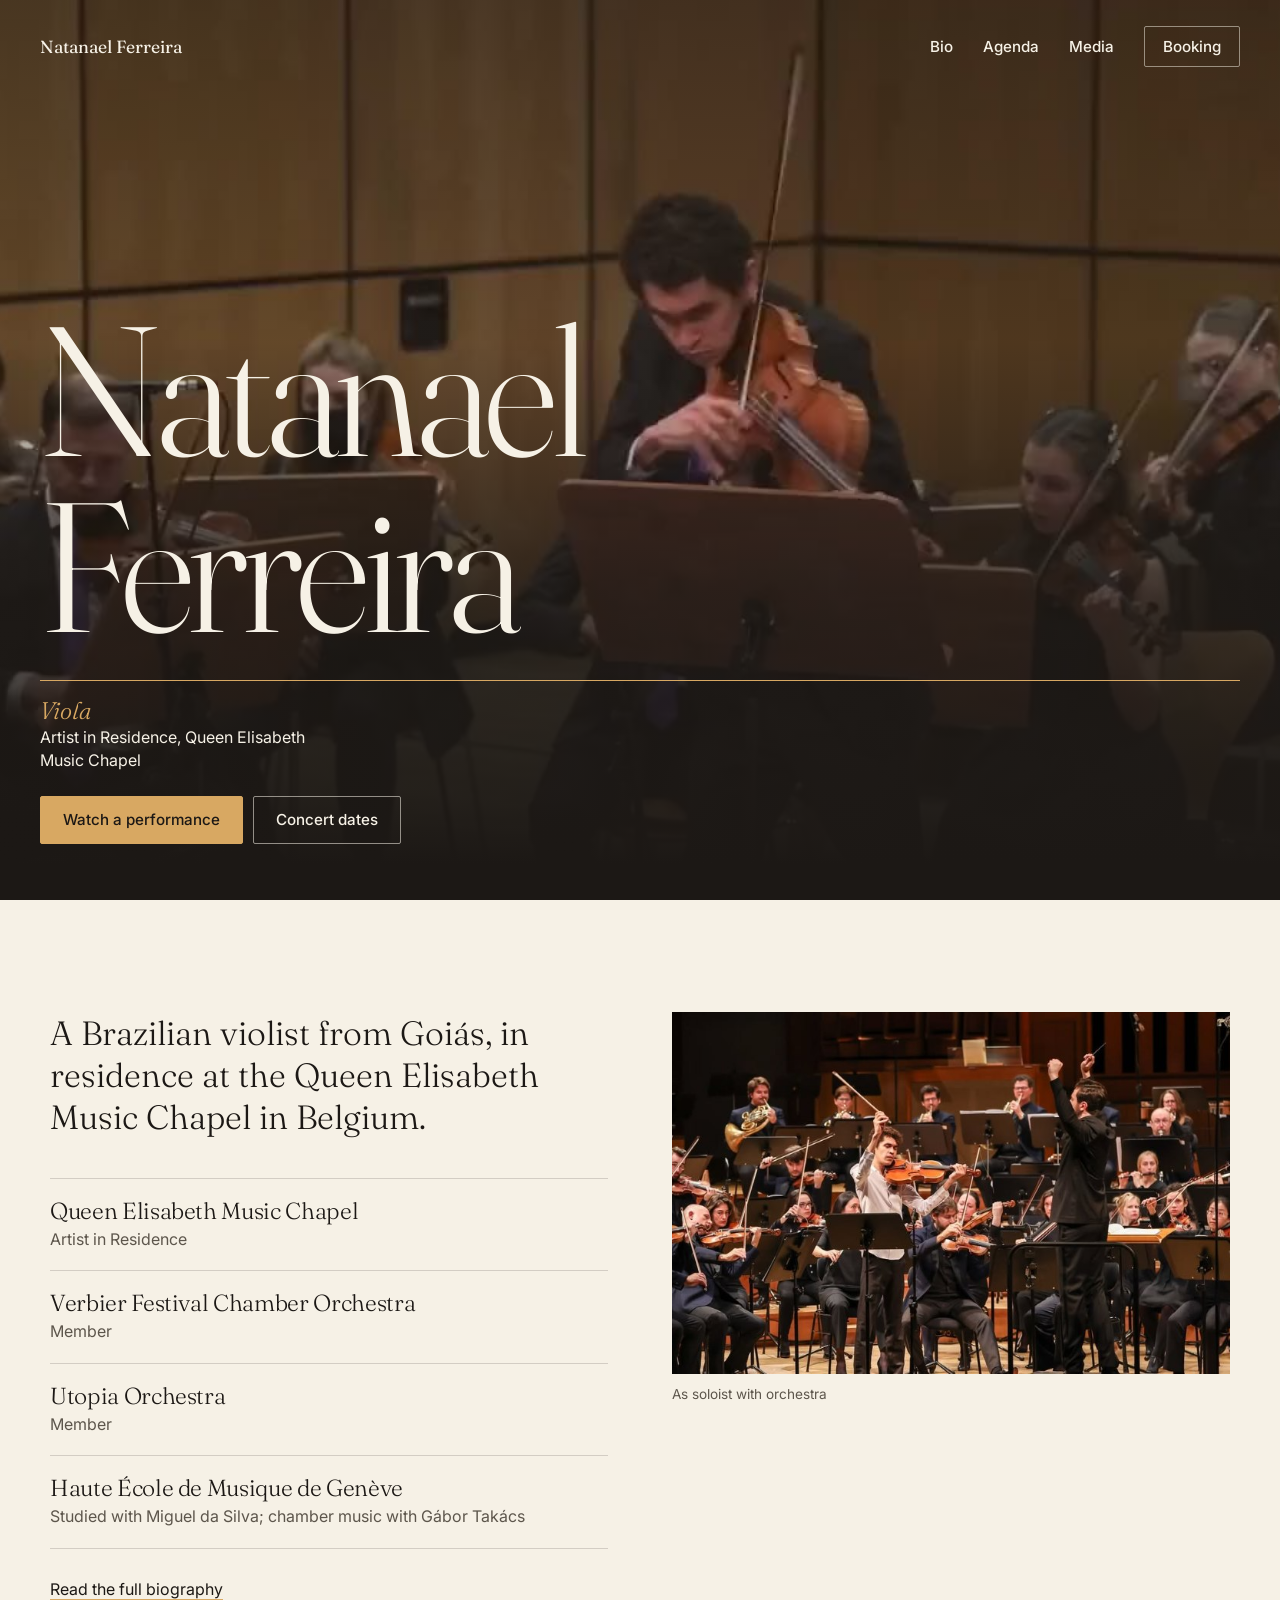
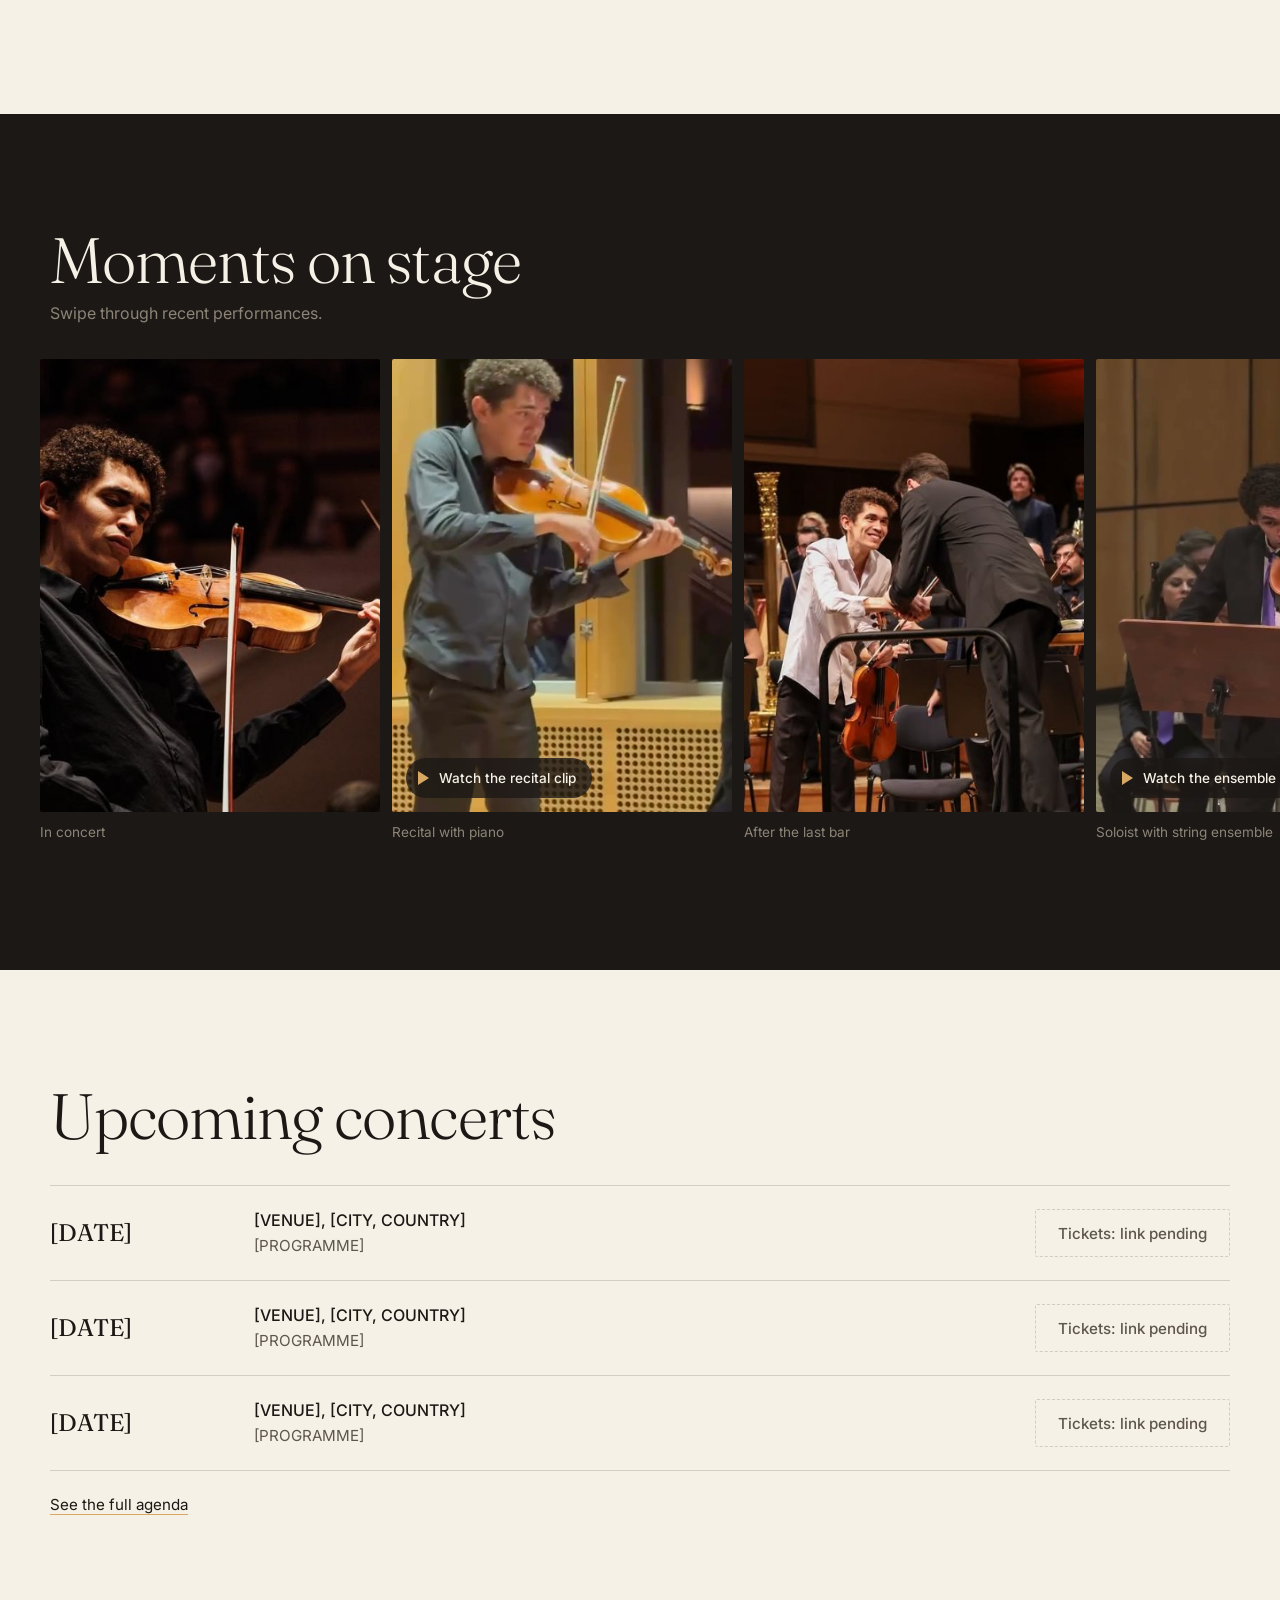
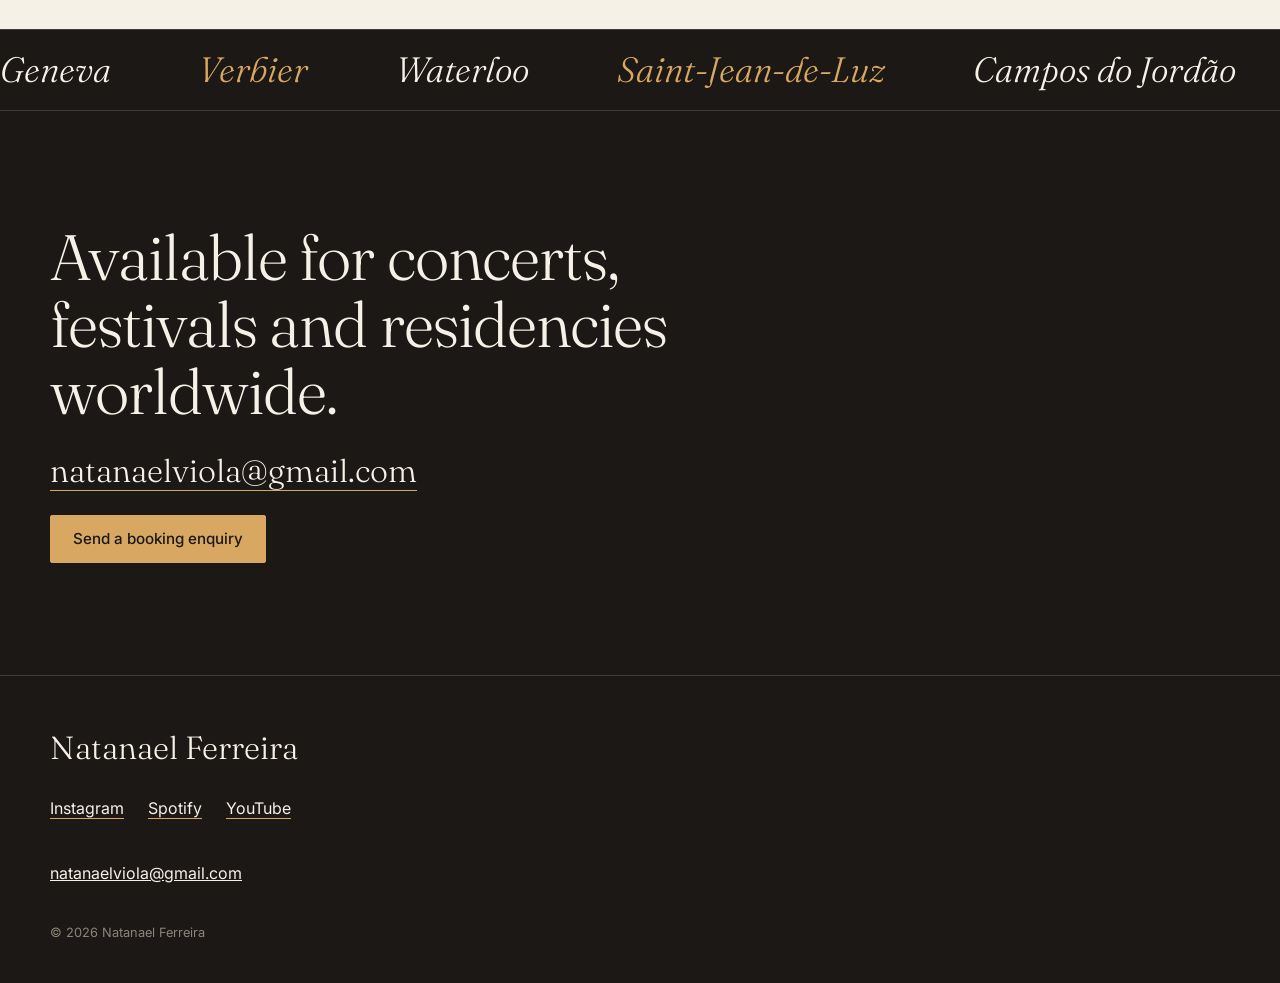
<file: index.html>
<!doctype html>
<html lang="en">
<head>
<meta charset="utf-8">
<meta name="viewport" content="width=device-width, initial-scale=1">
<title>Natanael Ferreira, viola</title>
<meta name="description" content="Natanael Ferreira, Brazilian violist. Artist in Residence at the Queen Elisabeth Music Chapel, member of the Verbier Festival Chamber Orchestra and the Utopia Orchestra. Concert dates and booking.">
<meta property="og:title" content="Natanael Ferreira, viola">
<meta property="og:description" content="Artist in Residence, Queen Elisabeth Music Chapel. Concert dates and booking.">
<meta property="og:image" content="https://natanaelferreira.com/assets/img/stage-closeup.jpg">
<meta property="og:type" content="website">
<meta name="theme-color" content="#1C1815">
<link rel="preconnect" href="https://fonts.googleapis.com">
<link rel="preconnect" href="https://fonts.gstatic.com" crossorigin>
<link href="https://fonts.googleapis.com/css2?family=Fraunces:ital,opsz,wght@0,9..144,300..500;1,9..144,300..400&family=Inter:wght@400;500&display=swap" rel="stylesheet">
<link rel="stylesheet" href="css/style.css">
</head>
<body class="home">

<header class="site-head">
  <a class="brand" href="index.html" aria-current="page">Natanael Ferreira</a>
  <button class="menu-btn" aria-expanded="false" aria-controls="nav">Menu</button>
  <nav id="nav" aria-label="Main">
    <a href="bio.html">Bio</a>
    <a href="agenda.html">Agenda</a>
    <a href="media.html">Media</a>
    <a class="nav-cta" href="contact.html">Booking</a>
  </nav>
</header>

<main>
  <section class="hero">
    <div class="hero-media">
      <!-- Still frame paints first; the muted loop covers it as soon as it can play. -->
      <picture>
        <source media="(min-aspect-ratio: 1/1)" srcset="assets/img/hero-desktop.jpg">
        <img src="assets/img/hero-mobile.jpg" alt="" fetchpriority="high">
      </picture>
      <video autoplay muted loop playsinline preload="auto" aria-hidden="true">
        <source src="assets/video/hero-desktop.mp4" type="video/mp4" media="(min-aspect-ratio: 1/1)">
        <source src="assets/video/hero-mobile.mp4" type="video/mp4">
      </video>
    </div>
    <div class="hero-text">
      <h1 aria-label="Natanael Ferreira">
        <span class="line" aria-hidden="true"><span>Natanael</span></span>
        <span class="line" aria-hidden="true"><span>Ferreira</span></span>
      </h1>
      <div class="hero-rule"></div>
      <p class="hero-role"><strong>Viola</strong> Artist in Residence, Queen Elisabeth Music Chapel</p>
      <div class="hero-cta">
        <a class="btn" href="media.html#videos">Watch a performance</a>
        <a class="btn btn-ghost" href="#agenda">Concert dates</a>
      </div>
    </div>
  </section>

  <section class="band light cred">
    <div class="wrap">
      <div>
        <p class="lede">A Brazilian violist from Goiás, in residence at the Queen Elisabeth Music Chapel in Belgium.</p>
        <ul class="cred-list">
          <li><h3>Queen Elisabeth Music Chapel</h3><p class="muted">Artist in Residence</p></li>
          <li><h3>Verbier Festival Chamber Orchestra</h3><p class="muted">Member</p></li>
          <li><h3>Utopia Orchestra</h3><p class="muted">Member</p></li>
          <li><h3>Haute École de Musique de Genève</h3><p class="muted">Studied with Miguel da Silva; chamber music with Gábor Takács</p></li>
        </ul>
        <p style="margin-top:28px"><a class="link" href="bio.html">Read the full biography</a></p>
      </div>
      <figure>
        <img src="assets/img/orchestra-soloist.jpg" alt="Natanael Ferreira standing as viola soloist in front of an orchestra, the conductor beside him with raised arms" width="727" height="472" loading="lazy">
        <figcaption>As soloist with orchestra</figcaption>
      </figure>
    </div>
  </section>

  <section class="band moments" aria-labelledby="moments-h">
    <div class="wrap">
      <h2 id="moments-h">Moments on stage</h2>
      <p class="muted">Swipe through recent performances.</p>
    </div>
    <div class="reel" tabindex="0" role="group" aria-label="Photos and clips from performances">
      <figure>
        <span class="frame"><img src="assets/img/stage-closeup.jpg" alt="Close view of Natanael Ferreira playing viola under warm stage light, eyes closed" loading="lazy"></span>
        <figcaption>In concert</figcaption>
      </figure>
      <figure>
        <a class="frame" href="media.html#videos"><img src="assets/img/poster-recital.jpg" alt="Natanael Ferreira playing viola in a wood-panelled hall" loading="lazy"><span class="play">Watch the recital clip</span></a>
        <figcaption>Recital with piano</figcaption>
      </figure>
      <figure>
        <span class="frame"><img src="assets/img/orchestra-applause.jpg" alt="Natanael Ferreira smiling and shaking hands with the conductor after a performance" loading="lazy"></span>
        <figcaption>After the last bar</figcaption>
      </figure>
      <figure>
        <a class="frame" href="media.html#videos"><img src="assets/img/poster-ensemble.jpg" alt="Natanael Ferreira standing as soloist in front of a string ensemble" loading="lazy"><span class="play">Watch the ensemble clip</span></a>
        <figcaption>Soloist with string ensemble</figcaption>
      </figure>
      <figure>
        <span class="frame"><img src="assets/img/stage-soloist.jpg" alt="Natanael Ferreira in a white shirt playing viola beside the conductor's podium" loading="lazy"></span>
        <figcaption>On the soloist's side of the podium</figcaption>
      </figure>
      <figure>
        <span class="frame"><img src="assets/img/backstage-conductor.jpg" alt="Natanael Ferreira in concert dress holding his viola backstage, next to the conductor" loading="lazy"></span>
        <figcaption>Backstage with the conductor</figcaption>
      </figure>
    </div>
  </section>

  <section class="band light" id="agenda" aria-labelledby="agenda-h">
    <div class="wrap">
      <h2 id="agenda-h">Upcoming concerts</h2>
      <ol class="agenda-list" data-agenda="3">
        <li><noscript>Concert dates need JavaScript to load. For dates, write to natanaelviola@gmail.com.</noscript></li>
      </ol>
      <p class="agenda-note"><a class="link" href="agenda.html">See the full agenda</a></p>
    </div>
  </section>

  <div class="ticker" aria-label="Places from his career so far"><ul data-ticker></ul></div>

  <section class="band booking" aria-labelledby="booking-h">
    <div class="wrap">
      <h2 id="booking-h">Available for concerts, festivals and residencies worldwide.</h2>
      <a class="mail link" href="mailto:natanaelviola@gmail.com">natanaelviola@gmail.com</a>
      <div><a class="btn" href="contact.html">Send a booking enquiry</a></div>
    </div>
  </section>
</main>

<footer class="site-foot">
  <div class="wrap">
    <p class="foot-name">Natanael Ferreira</p>
    <ul>
      <li><a class="link" href="https://www.instagram.com/natanael_ferreira.violist/" rel="noopener">Instagram</a></li>
      <li><a class="link" href="https://open.spotify.com/artist/4PsltwLkKlP4t1jMOGDaY6" rel="noopener">Spotify</a></li>
      <li><a class="link" href="https://www.youtube.com/@natanaelviola" rel="noopener">YouTube</a></li>
    </ul>
    <a href="mailto:natanaelviola@gmail.com">natanaelviola@gmail.com</a>
    <small>© 2026 Natanael Ferreira</small>
  </div>
</footer>

<script src="js/main.js" defer></script>
</body>
</html>
</file>
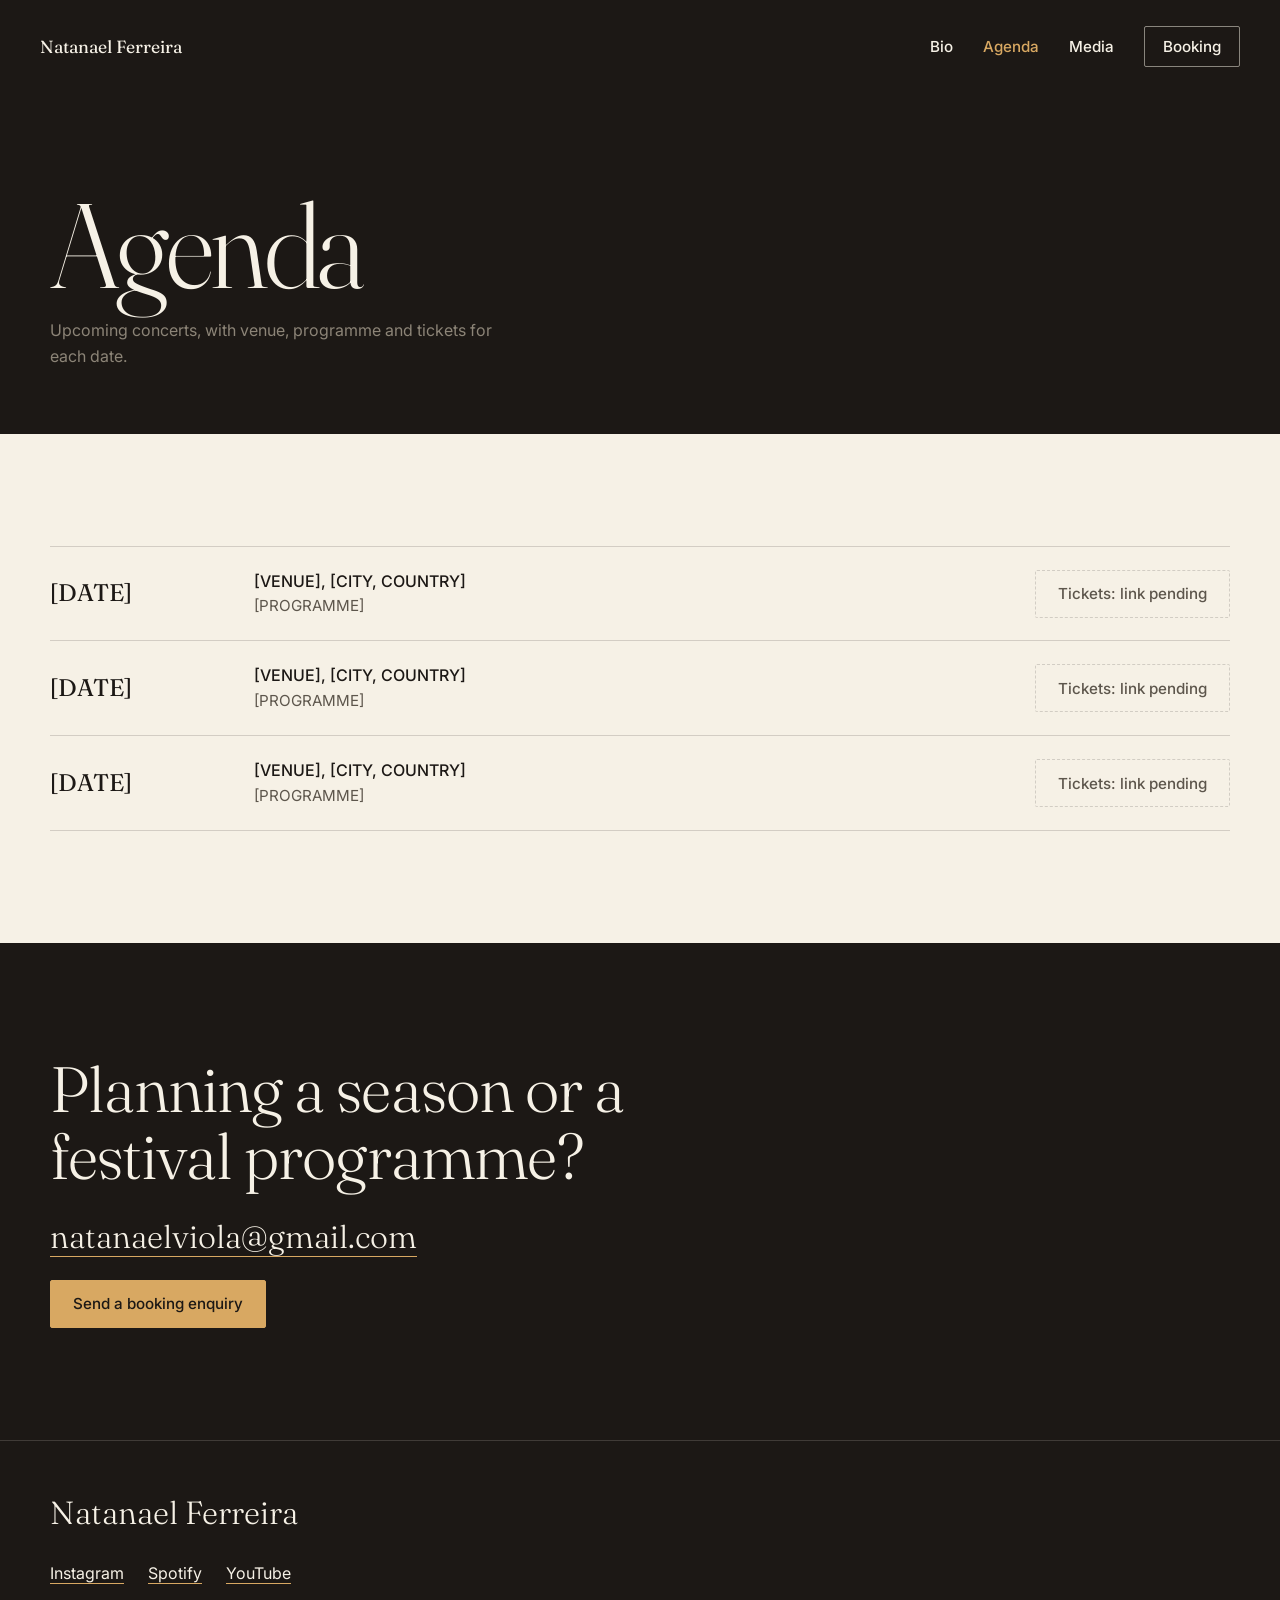
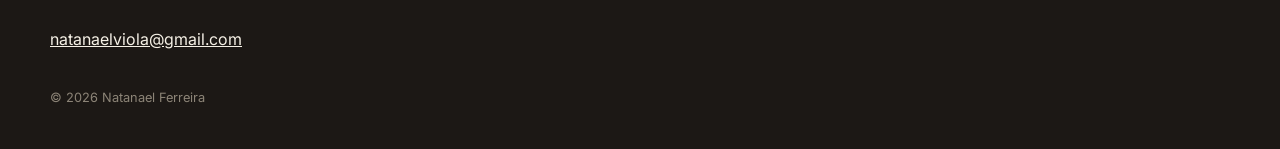
<file: agenda.html>
<!doctype html>
<html lang="en">
<head>
<meta charset="utf-8">
<meta name="viewport" content="width=device-width, initial-scale=1">
<title>Agenda | Natanael Ferreira, viola</title>
<meta name="description" content="Upcoming concerts by violist Natanael Ferreira, with venues, programmes and ticket links.">
<meta name="theme-color" content="#1C1815">
<link rel="preconnect" href="https://fonts.googleapis.com">
<link rel="preconnect" href="https://fonts.gstatic.com" crossorigin>
<link href="https://fonts.googleapis.com/css2?family=Fraunces:ital,opsz,wght@0,9..144,300..500;1,9..144,300..400&family=Inter:wght@400;500&display=swap" rel="stylesheet">
<link rel="stylesheet" href="css/style.css">
</head>
<body>

<header class="site-head">
  <a class="brand" href="index.html">Natanael Ferreira</a>
  <button class="menu-btn" aria-expanded="false" aria-controls="nav">Menu</button>
  <nav id="nav" aria-label="Main">
    <a href="bio.html">Bio</a>
    <a href="agenda.html" aria-current="page">Agenda</a>
    <a href="media.html">Media</a>
    <a class="nav-cta" href="contact.html">Booking</a>
  </nav>
</header>

<main>
  <div class="page-head"><div class="wrap">
    <h1>Agenda</h1>
    <p>Upcoming concerts, with venue, programme and tickets for each date.</p>
  </div></div>

  <section class="band light">
    <div class="wrap">
      <!-- Rows come from the CONCERTS list at the top of js/main.js -->
      <ol class="agenda-list" style="margin-top:0" data-agenda>
        <li><noscript>Concert dates need JavaScript to load. For dates, write to natanaelviola@gmail.com.</noscript></li>
      </ol>
    </div>
  </section>

  <section class="band booking">
    <div class="wrap">
      <h2>Planning a season or a festival programme?</h2>
      <a class="mail link" href="mailto:natanaelviola@gmail.com">natanaelviola@gmail.com</a>
      <div><a class="btn" href="contact.html">Send a booking enquiry</a></div>
    </div>
  </section>
</main>

<footer class="site-foot">
  <div class="wrap">
    <p class="foot-name">Natanael Ferreira</p>
    <ul>
      <li><a class="link" href="https://www.instagram.com/natanael_ferreira.violist/" rel="noopener">Instagram</a></li>
      <li><a class="link" href="https://open.spotify.com/artist/4PsltwLkKlP4t1jMOGDaY6" rel="noopener">Spotify</a></li>
      <li><a class="link" href="https://www.youtube.com/@natanaelviola" rel="noopener">YouTube</a></li>
    </ul>
    <a href="mailto:natanaelviola@gmail.com">natanaelviola@gmail.com</a>
    <small>© 2026 Natanael Ferreira</small>
  </div>
</footer>

<script src="js/main.js" defer></script>
</body>
</html>
</file>
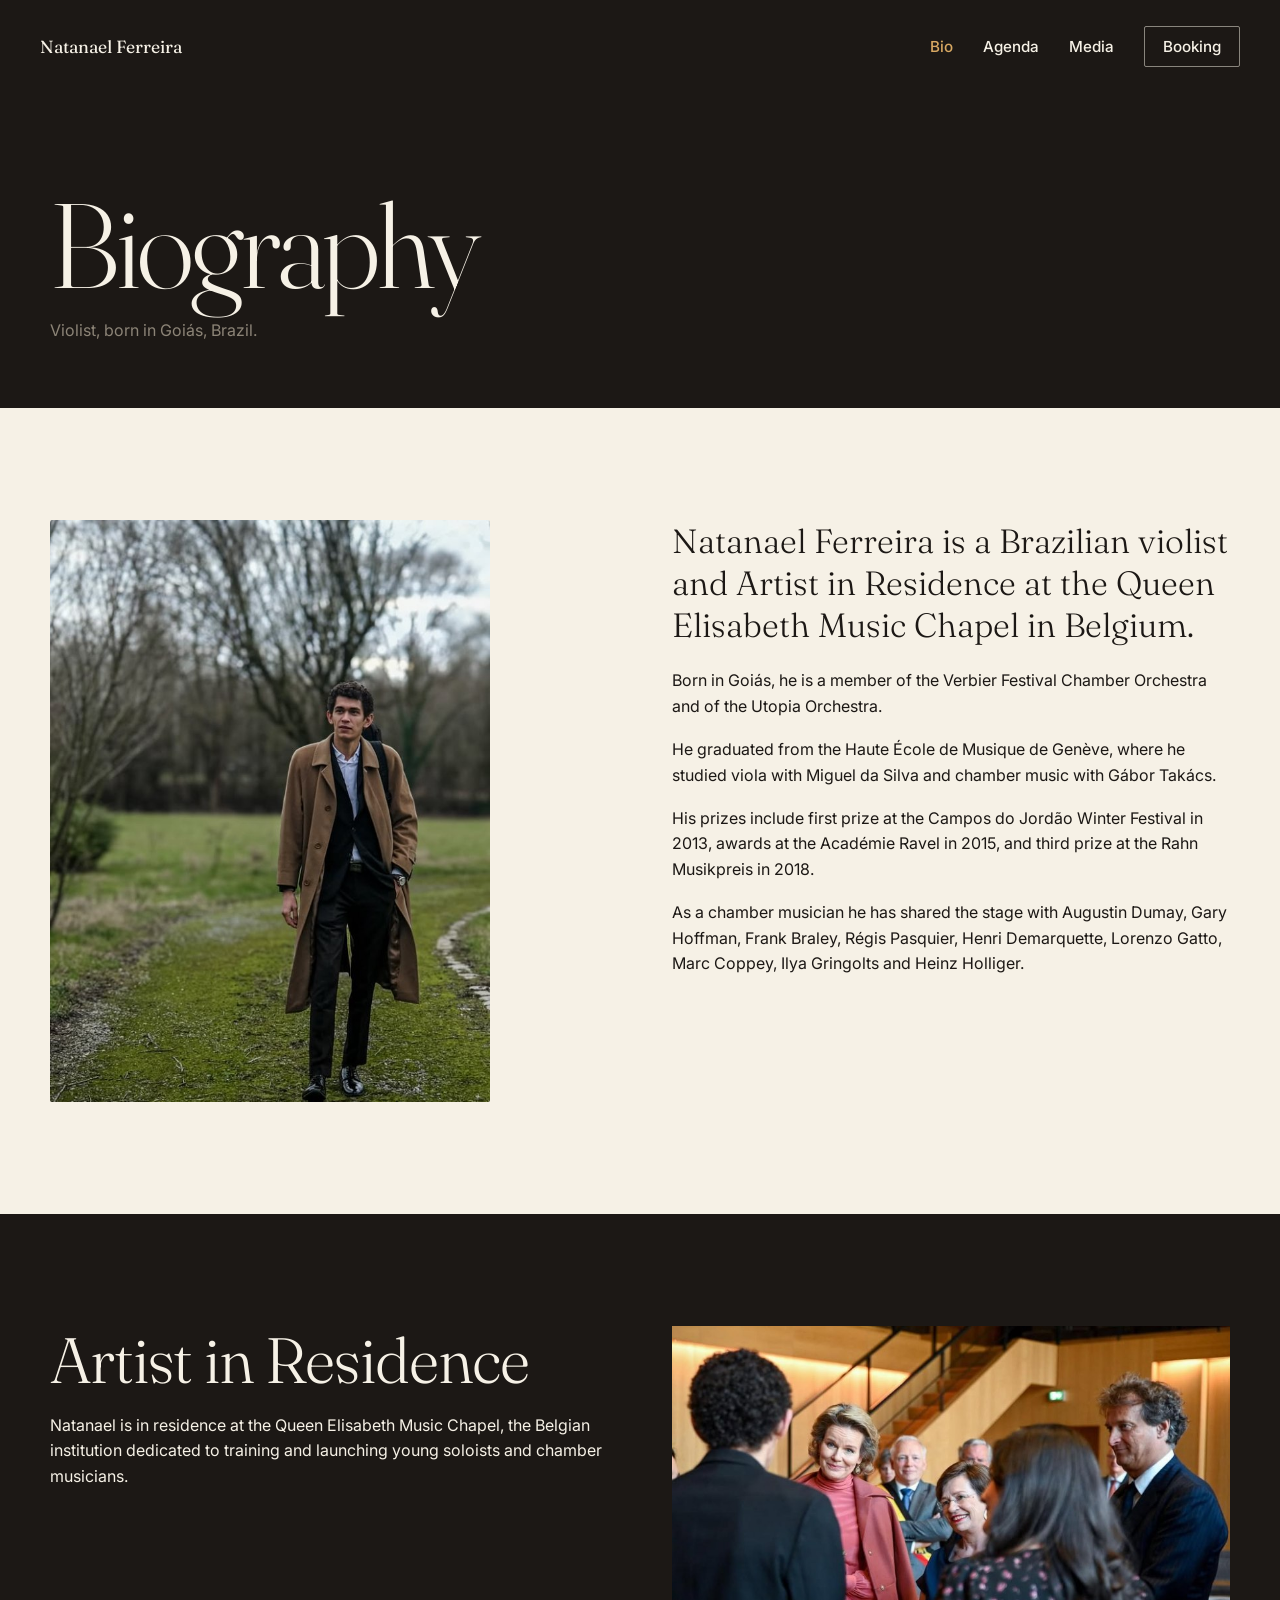
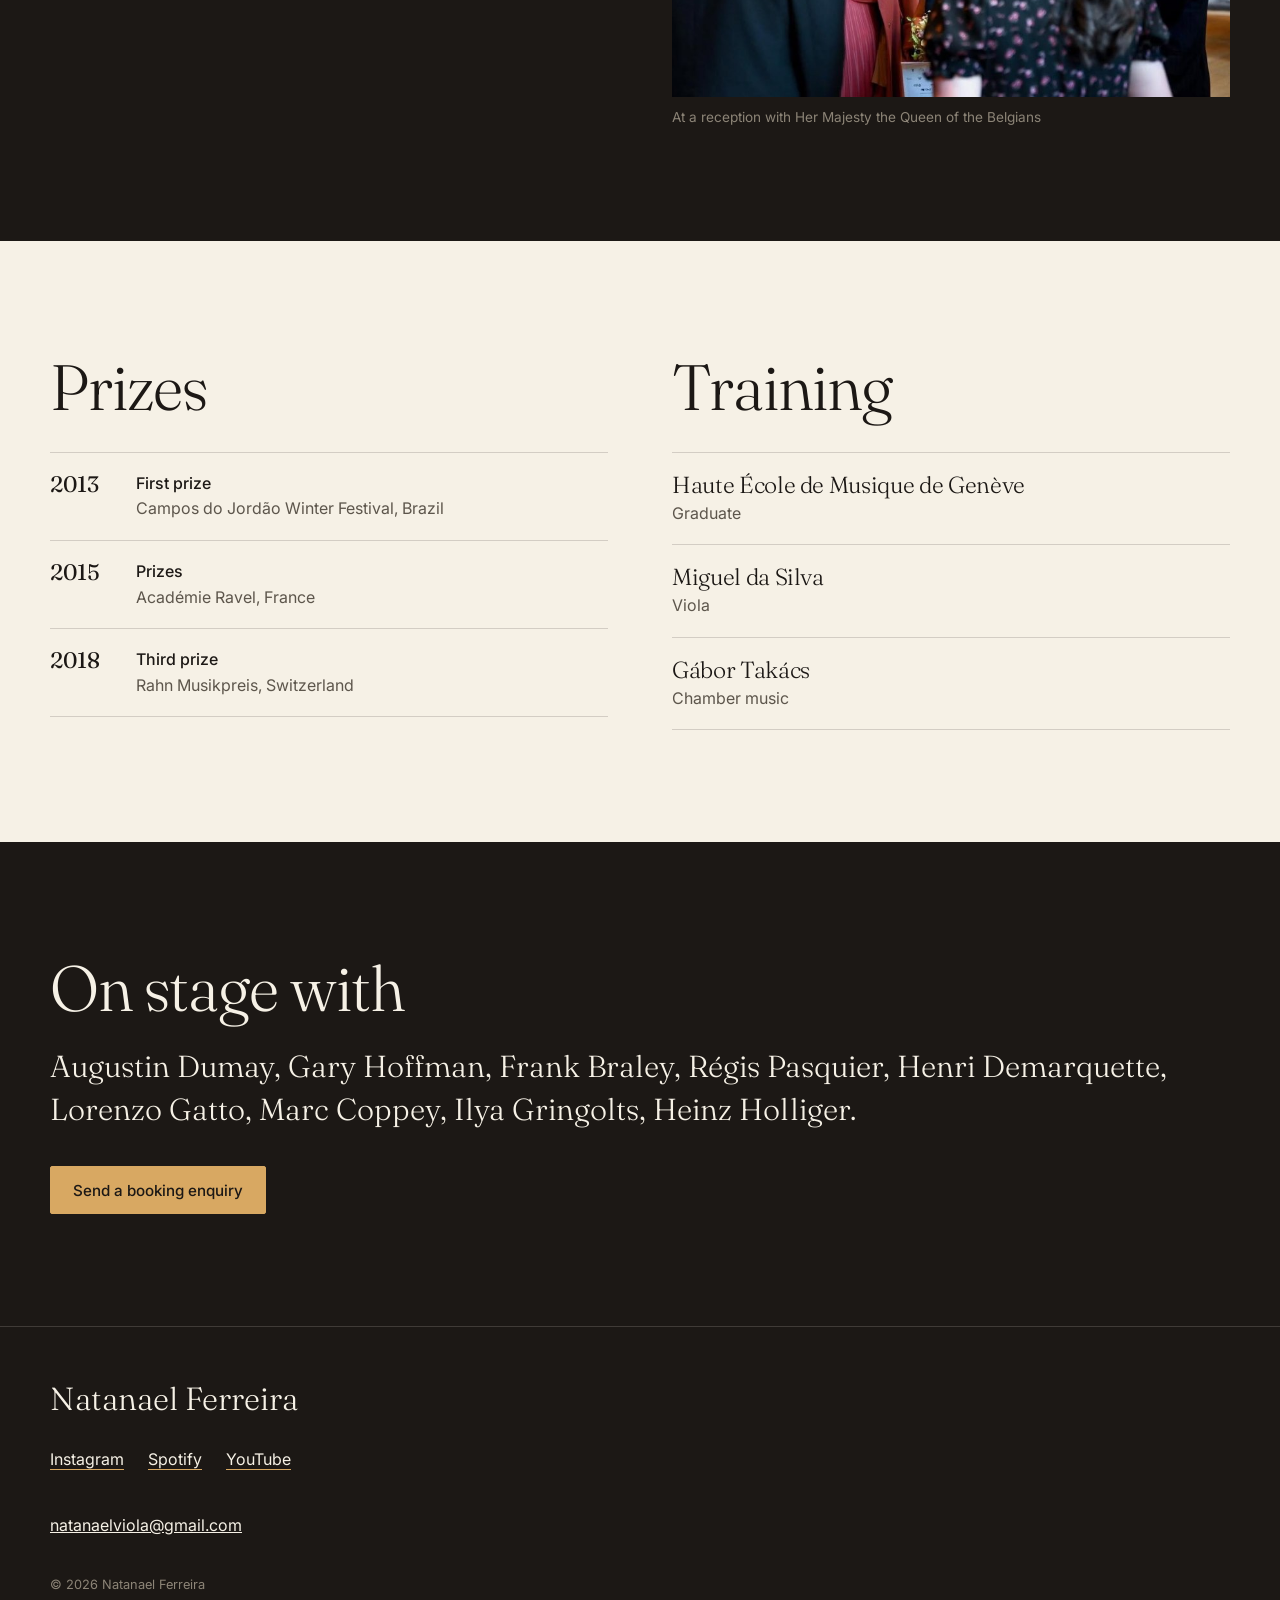
<file: bio.html>
<!doctype html>
<html lang="en">
<head>
<meta charset="utf-8">
<meta name="viewport" content="width=device-width, initial-scale=1">
<title>Biography | Natanael Ferreira, viola</title>
<meta name="description" content="Biography of Brazilian violist Natanael Ferreira: Artist in Residence at the Queen Elisabeth Music Chapel, studies in Geneva with Miguel da Silva, prizes and collaborations.">
<meta name="theme-color" content="#1C1815">
<link rel="preconnect" href="https://fonts.googleapis.com">
<link rel="preconnect" href="https://fonts.gstatic.com" crossorigin>
<link href="https://fonts.googleapis.com/css2?family=Fraunces:ital,opsz,wght@0,9..144,300..500;1,9..144,300..400&family=Inter:wght@400;500&display=swap" rel="stylesheet">
<link rel="stylesheet" href="css/style.css">
</head>
<body>

<header class="site-head">
  <a class="brand" href="index.html">Natanael Ferreira</a>
  <button class="menu-btn" aria-expanded="false" aria-controls="nav">Menu</button>
  <nav id="nav" aria-label="Main">
    <a href="bio.html" aria-current="page">Bio</a>
    <a href="agenda.html">Agenda</a>
    <a href="media.html">Media</a>
    <a class="nav-cta" href="contact.html">Booking</a>
  </nav>
</header>

<main>
  <div class="page-head"><div class="wrap">
    <h1>Biography</h1>
    <p>Violist, born in Goiás, Brazil.</p>
  </div></div>

  <section class="band light">
    <div class="wrap split">
      <figure class="portrait">
        <img src="assets/img/portrait.jpg" alt="Natanael Ferreira walking along a country path in a camel coat, viola case on his shoulder" width="656" height="867">
      </figure>
      <div class="prose">
        <p class="lede">Natanael Ferreira is a Brazilian violist and Artist in Residence at the Queen Elisabeth Music Chapel in Belgium.</p>
        <p style="margin-top:1.4em">Born in Goiás, he is a member of the Verbier Festival Chamber Orchestra and of the Utopia Orchestra.</p>
        <p>He graduated from the Haute École de Musique de Genève, where he studied viola with Miguel da Silva and chamber music with Gábor Takács.</p>
        <p>His prizes include first prize at the Campos do Jordão Winter Festival in 2013, awards at the Académie Ravel in 2015, and third prize at the Rahn Musikpreis in 2018.</p>
        <p>As a chamber musician he has shared the stage with Augustin Dumay, Gary Hoffman, Frank Braley, Régis Pasquier, Henri Demarquette, Lorenzo Gatto, Marc Coppey, Ilya Gringolts and Heinz Holliger.</p>
      </div>
    </div>
  </section>

  <section class="band dark">
    <div class="wrap split">
      <div>
        <h2>Artist in Residence</h2>
        <p class="prose" style="margin-top:20px">Natanael is in residence at the Queen Elisabeth Music Chapel, the Belgian institution dedicated to training and launching young soloists and chamber musicians.</p>
      </div>
      <figure>
        <img src="assets/img/royal-reception.jpg" alt="Natanael Ferreira, seen from behind, in conversation with guests at a reception in a wood-panelled foyer" width="867" height="577" loading="lazy">
        <figcaption>At a reception with Her Majesty the Queen of the Belgians</figcaption>
      </figure>
    </div>
  </section>

  <section class="band light">
    <div class="wrap split">
      <div>
        <h2>Prizes</h2>
        <ol class="timeline">
          <li><span class="yr">2013</span><div><strong>First prize</strong><span class="muted">Campos do Jordão Winter Festival, Brazil</span></div></li>
          <li><span class="yr">2015</span><div><strong>Prizes</strong><span class="muted">Académie Ravel, France</span></div></li>
          <li><span class="yr">2018</span><div><strong>Third prize</strong><span class="muted">Rahn Musikpreis, Switzerland</span></div></li>
        </ol>
      </div>
      <div>
        <h2>Training</h2>
        <ul class="cred-list" style="margin-top:32px">
          <li><h3>Haute École de Musique de Genève</h3><p class="muted">Graduate</p></li>
          <li><h3>Miguel da Silva</h3><p class="muted">Viola</p></li>
          <li><h3>Gábor Takács</h3><p class="muted">Chamber music</p></li>
        </ul>
      </div>
    </div>
  </section>

  <section class="band dark">
    <div class="wrap">
      <h2>On stage with</h2>
      <p class="names">Augustin Dumay, Gary Hoffman, Frank Braley, Régis Pasquier, Henri Demarquette, Lorenzo Gatto, Marc Coppey, Ilya Gringolts, Heinz Holliger.</p>
      <p style="margin-top:36px"><a class="btn" href="contact.html">Send a booking enquiry</a></p>
    </div>
  </section>
</main>

<footer class="site-foot">
  <div class="wrap">
    <p class="foot-name">Natanael Ferreira</p>
    <ul>
      <li><a class="link" href="https://www.instagram.com/natanael_ferreira.violist/" rel="noopener">Instagram</a></li>
      <li><a class="link" href="https://open.spotify.com/artist/4PsltwLkKlP4t1jMOGDaY6" rel="noopener">Spotify</a></li>
      <li><a class="link" href="https://www.youtube.com/@natanaelviola" rel="noopener">YouTube</a></li>
    </ul>
    <a href="mailto:natanaelviola@gmail.com">natanaelviola@gmail.com</a>
    <small>© 2026 Natanael Ferreira</small>
  </div>
</footer>

<script src="js/main.js" defer></script>
</body>
</html>
</file>
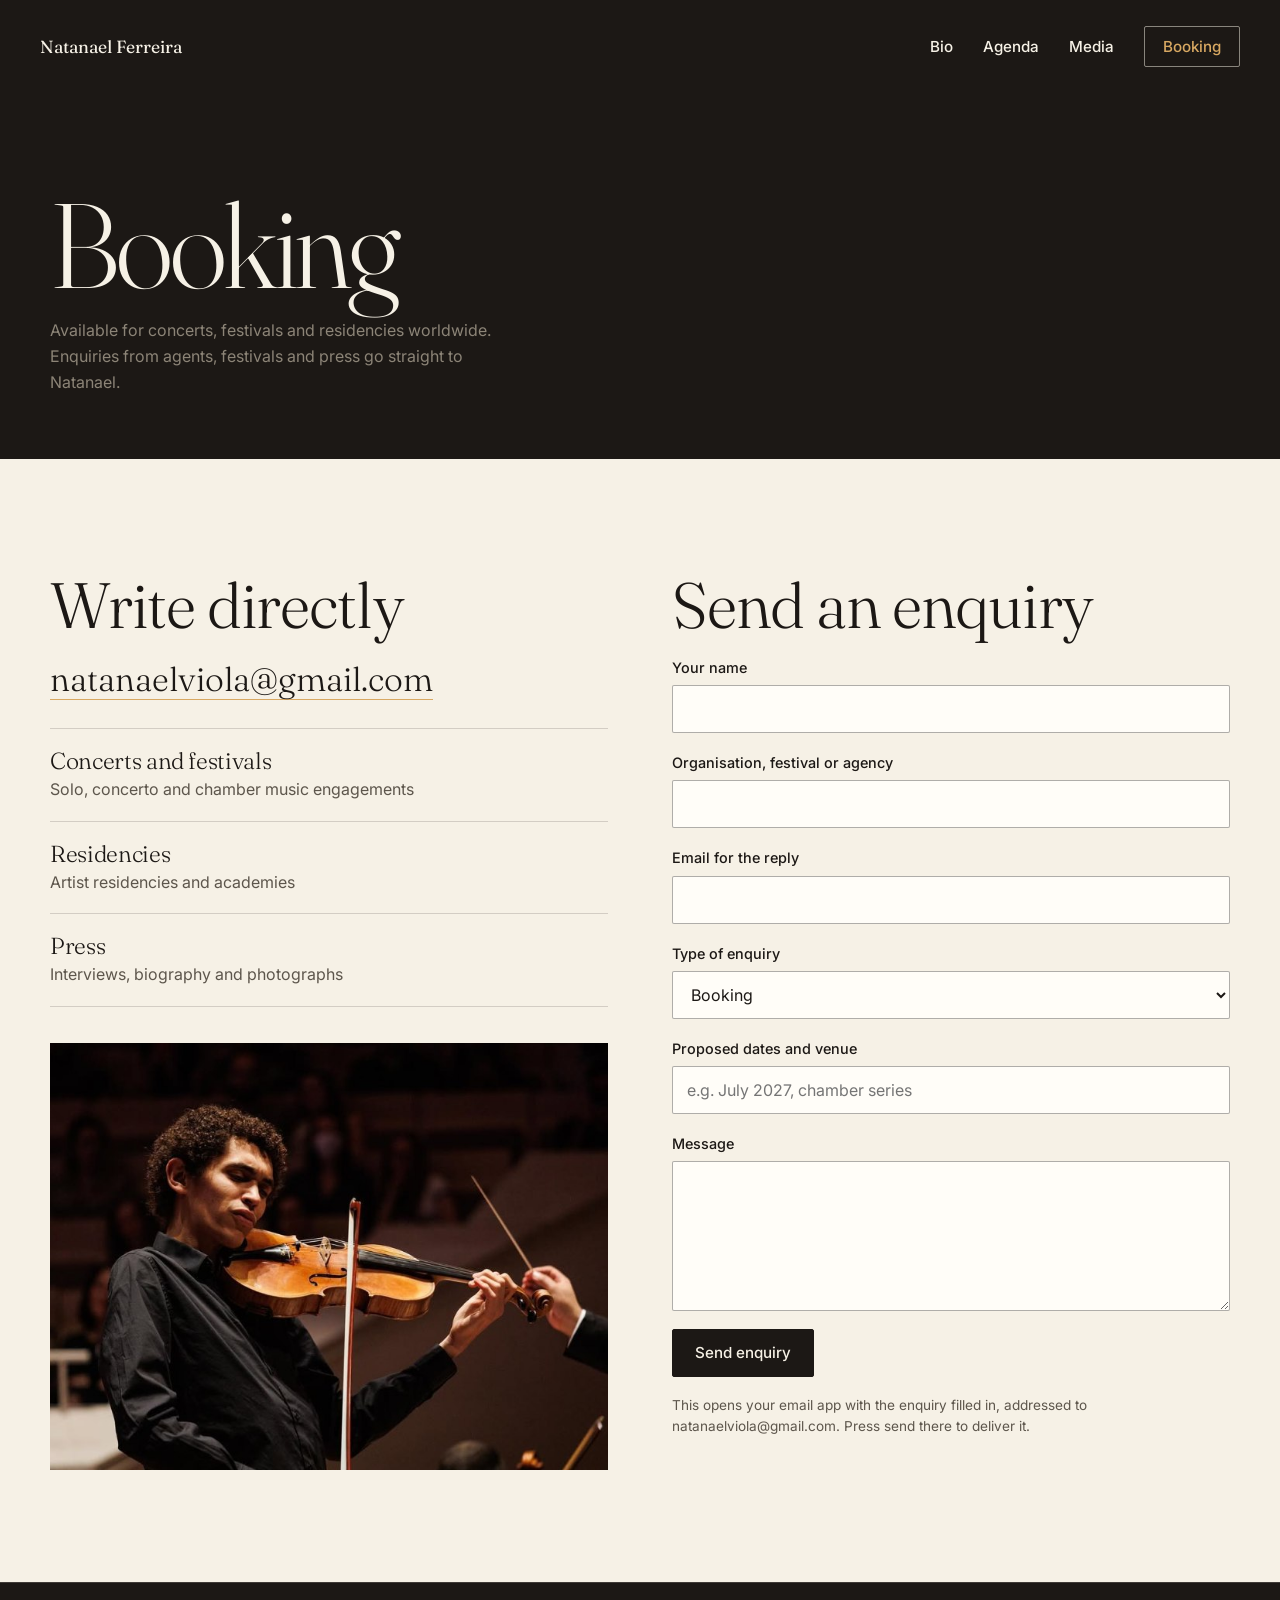
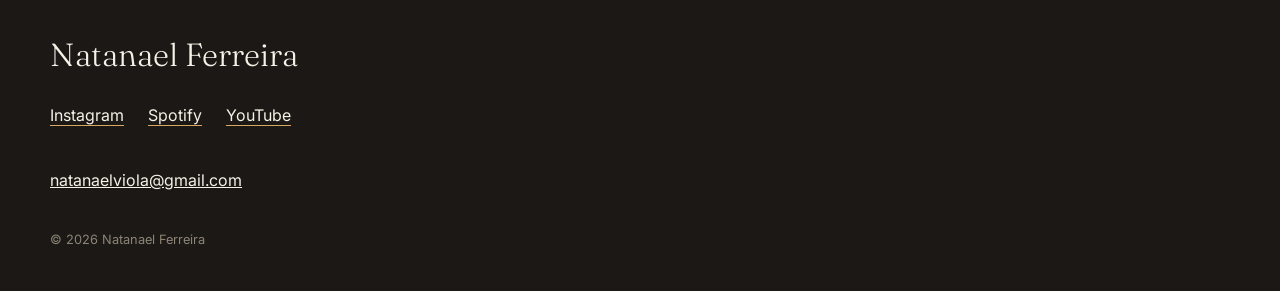
<file: contact.html>
<!doctype html>
<html lang="en">
<head>
<meta charset="utf-8">
<meta name="viewport" content="width=device-width, initial-scale=1">
<title>Booking and contact | Natanael Ferreira, viola</title>
<meta name="description" content="Book violist Natanael Ferreira for concerts, festivals and residencies. Direct contact for agents, festivals and press.">
<meta name="theme-color" content="#1C1815">
<link rel="preconnect" href="https://fonts.googleapis.com">
<link rel="preconnect" href="https://fonts.gstatic.com" crossorigin>
<link href="https://fonts.googleapis.com/css2?family=Fraunces:ital,opsz,wght@0,9..144,300..500;1,9..144,300..400&family=Inter:wght@400;500&display=swap" rel="stylesheet">
<link rel="stylesheet" href="css/style.css">
</head>
<body>

<header class="site-head">
  <a class="brand" href="index.html">Natanael Ferreira</a>
  <button class="menu-btn" aria-expanded="false" aria-controls="nav">Menu</button>
  <nav id="nav" aria-label="Main">
    <a href="bio.html">Bio</a>
    <a href="agenda.html">Agenda</a>
    <a href="media.html">Media</a>
    <a class="nav-cta" href="contact.html" aria-current="page">Booking</a>
  </nav>
</header>

<main>
  <div class="page-head"><div class="wrap">
    <h1>Booking</h1>
    <p>Available for concerts, festivals and residencies worldwide. Enquiries from agents, festivals and press go straight to Natanael.</p>
  </div></div>

  <section class="band light">
    <div class="wrap split">
      <div>
        <h2>Write directly</h2>
        <p style="margin:20px 0 28px"><a class="link lede" href="mailto:natanaelviola@gmail.com" style="overflow-wrap:anywhere">natanaelviola@gmail.com</a></p>
        <ul class="cred-list" style="margin-top:0">
          <li><h3>Concerts and festivals</h3><p class="muted">Solo, concerto and chamber music engagements</p></li>
          <li><h3>Residencies</h3><p class="muted">Artist residencies and academies</p></li>
          <li><h3>Press</h3><p class="muted">Interviews, biography and photographs</p></li>
        </ul>
        <figure style="margin-top:36px">
          <img src="assets/img/stage-closeup.jpg" alt="Natanael Ferreira playing viola under warm stage light" width="721" height="552" loading="lazy">
        </figure>
      </div>

      <form data-booking-form action="mailto:natanaelviola@gmail.com" method="post" enctype="text/plain">
        <h2>Send an enquiry</h2>
        <label>Your name <input name="name" autocomplete="name" required></label>
        <label>Organisation, festival or agency <input name="organisation" autocomplete="organization"></label>
        <label>Email for the reply <input name="email" type="email" autocomplete="email" required></label>
        <label>Type of enquiry
          <select name="type">
            <option>Booking</option>
            <option>Festival</option>
            <option>Residency</option>
            <option>Press</option>
          </select>
        </label>
        <label>Proposed dates and venue <input name="dates" placeholder="e.g. July 2027, chamber series"></label>
        <label>Message <textarea name="message" required></textarea></label>
        <button class="btn" type="submit">Send enquiry</button>
        <p class="form-note">This opens your email app with the enquiry filled in, addressed to natanaelviola@gmail.com. Press send there to deliver it.</p>
      </form>
    </div>
  </section>
</main>

<footer class="site-foot">
  <div class="wrap">
    <p class="foot-name">Natanael Ferreira</p>
    <ul>
      <li><a class="link" href="https://www.instagram.com/natanael_ferreira.violist/" rel="noopener">Instagram</a></li>
      <li><a class="link" href="https://open.spotify.com/artist/4PsltwLkKlP4t1jMOGDaY6" rel="noopener">Spotify</a></li>
      <li><a class="link" href="https://www.youtube.com/@natanaelviola" rel="noopener">YouTube</a></li>
    </ul>
    <a href="mailto:natanaelviola@gmail.com">natanaelviola@gmail.com</a>
    <small>© 2026 Natanael Ferreira</small>
  </div>
</footer>

<script src="js/main.js" defer></script>
</body>
</html>
</file>
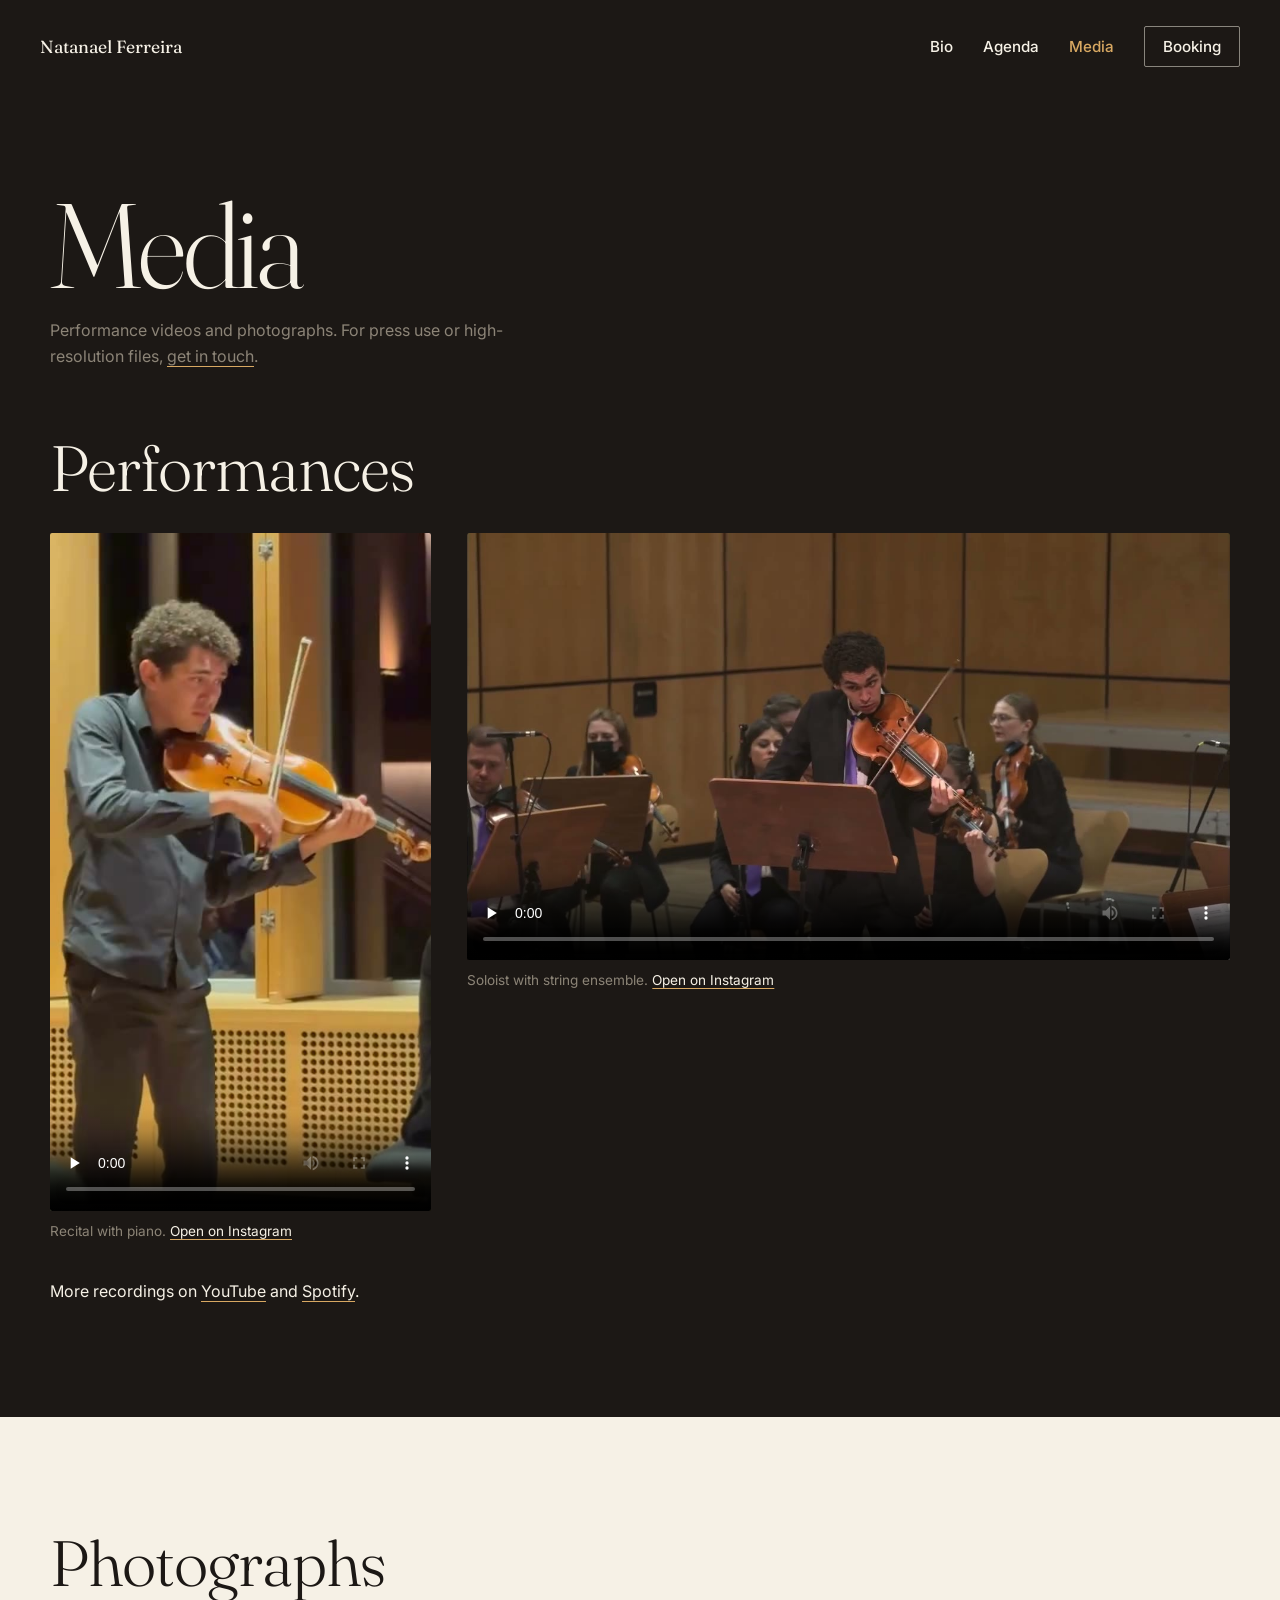
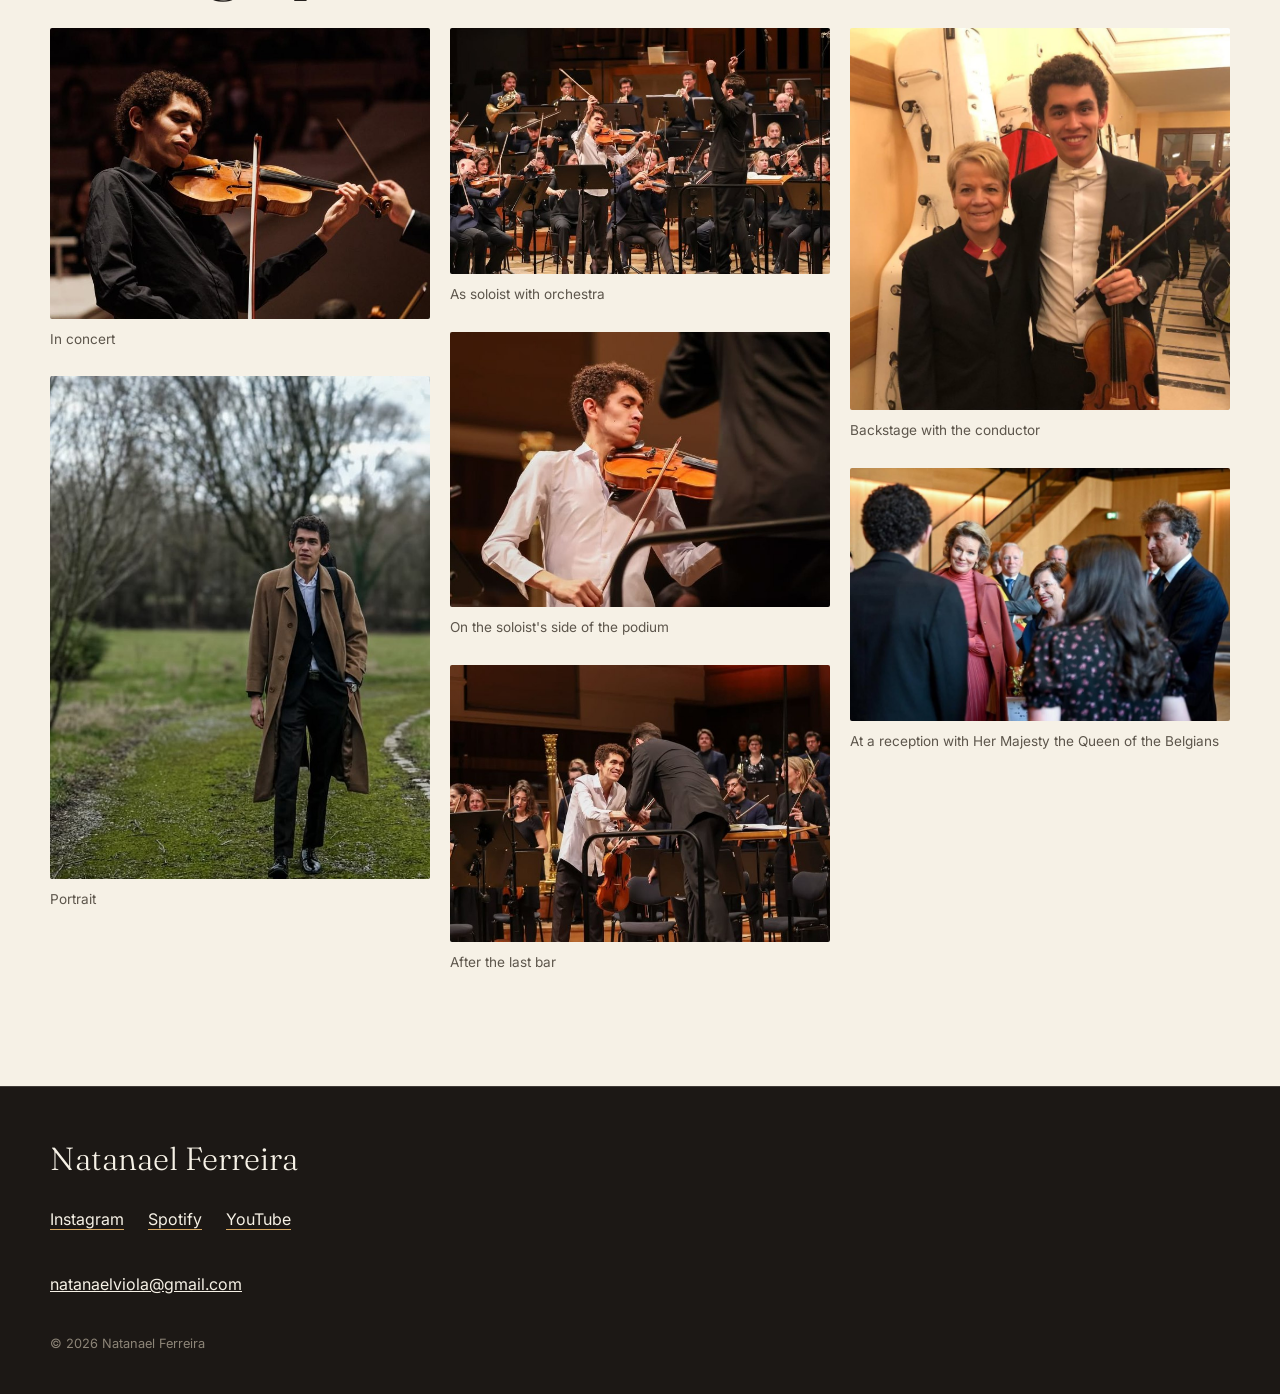
<file: media.html>
<!doctype html>
<html lang="en">
<head>
<meta charset="utf-8">
<meta name="viewport" content="width=device-width, initial-scale=1">
<title>Media | Natanael Ferreira, viola</title>
<meta name="description" content="Performance videos and photographs of violist Natanael Ferreira.">
<meta name="theme-color" content="#1C1815">
<link rel="preconnect" href="https://fonts.googleapis.com">
<link rel="preconnect" href="https://fonts.gstatic.com" crossorigin>
<link href="https://fonts.googleapis.com/css2?family=Fraunces:ital,opsz,wght@0,9..144,300..500;1,9..144,300..400&family=Inter:wght@400;500&display=swap" rel="stylesheet">
<link rel="stylesheet" href="css/style.css">
</head>
<body>

<header class="site-head">
  <a class="brand" href="index.html">Natanael Ferreira</a>
  <button class="menu-btn" aria-expanded="false" aria-controls="nav">Menu</button>
  <nav id="nav" aria-label="Main">
    <a href="bio.html">Bio</a>
    <a href="agenda.html">Agenda</a>
    <a href="media.html" aria-current="page">Media</a>
    <a class="nav-cta" href="contact.html">Booking</a>
  </nav>
</header>

<main>
  <div class="page-head"><div class="wrap">
    <h1>Media</h1>
    <p>Performance videos and photographs. For press use or high-resolution files, <a class="link" href="contact.html">get in touch</a>.</p>
  </div></div>

  <section class="band dark" id="videos" style="padding-top:0" aria-labelledby="videos-h">
    <div class="wrap">
      <h2 id="videos-h">Performances</h2>
      <div class="videos">
        <figure>
          <video controls playsinline preload="none" poster="assets/img/poster-recital.jpg" width="480" height="854">
            <source src="assets/video/recital.mp4" type="video/mp4">
          </video>
          <figcaption>Recital with piano. <a class="link" href="https://www.instagram.com/reel/DPUbjJiinG9/" rel="noopener">Open on Instagram</a></figcaption>
        </figure>
        <figure>
          <video controls playsinline preload="none" poster="assets/img/poster-ensemble.jpg" width="1284" height="720">
            <source src="assets/video/ensemble.mp4" type="video/mp4">
          </video>
          <figcaption>Soloist with string ensemble. <a class="link" href="https://www.instagram.com/reel/CsenZIAA9wV/" rel="noopener">Open on Instagram</a></figcaption>
        </figure>
      </div>
      <p style="margin-top:36px">More recordings on <a class="link" href="https://www.youtube.com/@natanaelviola" rel="noopener">YouTube</a> and <a class="link" href="https://open.spotify.com/artist/4PsltwLkKlP4t1jMOGDaY6" rel="noopener">Spotify</a>.</p>
    </div>
  </section>

  <section class="band light" aria-labelledby="photos-h">
    <div class="wrap">
      <h2 id="photos-h">Photographs</h2>
      <div class="gallery">
        <figure><a href="assets/img/stage-closeup.jpg"><img src="assets/img/stage-closeup.jpg" alt="Close view of Natanael Ferreira playing viola under warm stage light, eyes closed" width="721" height="552" loading="lazy"></a><figcaption>In concert</figcaption></figure>
        <figure><a href="assets/img/portrait.jpg"><img src="assets/img/portrait.jpg" alt="Natanael Ferreira walking along a country path in a camel coat, viola case on his shoulder" width="656" height="867" loading="lazy"></a><figcaption>Portrait</figcaption></figure>
        <figure><a href="assets/img/orchestra-soloist.jpg"><img src="assets/img/orchestra-soloist.jpg" alt="Natanael Ferreira standing as viola soloist in front of an orchestra" width="727" height="472" loading="lazy"></a><figcaption>As soloist with orchestra</figcaption></figure>
        <figure><a href="assets/img/stage-soloist.jpg"><img src="assets/img/stage-soloist.jpg" alt="Natanael Ferreira in a white shirt playing viola beside the conductor's podium" width="657" height="475" loading="lazy"></a><figcaption>On the soloist's side of the podium</figcaption></figure>
        <figure><a href="assets/img/orchestra-applause.jpg"><img src="assets/img/orchestra-applause.jpg" alt="Natanael Ferreira smiling and shaking hands with the conductor after a performance" width="702" height="512" loading="lazy"></a><figcaption>After the last bar</figcaption></figure>
        <figure><a href="assets/img/backstage-conductor.jpg"><img src="assets/img/backstage-conductor.jpg" alt="Natanael Ferreira in concert dress holding his viola backstage, next to the conductor" width="817" height="822" loading="lazy"></a><figcaption>Backstage with the conductor</figcaption></figure>
        <figure><a href="assets/img/royal-reception.jpg"><img src="assets/img/royal-reception.jpg" alt="Natanael Ferreira, seen from behind, in conversation with guests at a reception" width="867" height="577" loading="lazy"></a><figcaption>At a reception with Her Majesty the Queen of the Belgians</figcaption></figure>
      </div>
    </div>
  </section>
</main>

<footer class="site-foot">
  <div class="wrap">
    <p class="foot-name">Natanael Ferreira</p>
    <ul>
      <li><a class="link" href="https://www.instagram.com/natanael_ferreira.violist/" rel="noopener">Instagram</a></li>
      <li><a class="link" href="https://open.spotify.com/artist/4PsltwLkKlP4t1jMOGDaY6" rel="noopener">Spotify</a></li>
      <li><a class="link" href="https://www.youtube.com/@natanaelviola" rel="noopener">YouTube</a></li>
    </ul>
    <a href="mailto:natanaelviola@gmail.com">natanaelviola@gmail.com</a>
    <small>© 2026 Natanael Ferreira</small>
  </div>
</footer>

<script src="js/main.js" defer></script>
</body>
</html>
</file>
<file: css/style.css>
/* natanaelferreira.com — mobile-first. Desktop rules live in the min-width queries at the bottom. */
:root {
  --char: #1C1815;
  --ivory: #F6F1E6;
  --amber: #D8A862;
  --stone: #8C8477;
  --ink-soft: #5d564c;            /* stone darkened for small text on ivory (contrast) */
  --line-dark: rgba(246, 241, 230, .16);
  --line-light: rgba(28, 24, 21, .16);
  --serif: "Fraunces", Georgia, serif;
  --sans: "Inter", system-ui, sans-serif;
  --gut: 20px;
  --max: 1180px;
}

*, *::before, *::after { box-sizing: border-box; }
html { -webkit-text-size-adjust: 100%; scroll-behavior: smooth; }
body {
  margin: 0; background: var(--char); color: var(--ivory);
  font: 400 1rem/1.6 var(--sans); -webkit-font-smoothing: antialiased;
}
img, video { display: block; max-width: 100%; height: auto; }
a { color: inherit; }
h1, h2, h3, p, ul, ol, dl, dd, figure { margin: 0; padding: 0; }
ul, ol { list-style: none; }
:focus-visible { outline: 2px solid var(--amber); outline-offset: 3px; }

h1, h2, h3, .serif { font-family: var(--serif); font-weight: 300; letter-spacing: -.015em; line-height: 1.05; }
h2 { font-size: clamp(2.2rem, 9vw, 4rem); }
h3 { font-size: 1.45rem; line-height: 1.2; }
em { font-style: italic; }

.wrap { width: min(100% - 2 * var(--gut), var(--max)); margin-inline: auto; }
.band { padding-block: 72px; }
.light { background: var(--ivory); color: var(--char); }
.muted { color: var(--stone); }
.light .muted { color: var(--ink-soft); }
.lede { font-family: var(--serif); font-weight: 300; font-size: clamp(1.4rem, 5.4vw, 2.1rem); line-height: 1.25; }
.prose p + p { margin-top: 1.1em; }
.prose { max-width: 62ch; }

/* ---------- buttons ---------- */
.btn {
  display: inline-flex; align-items: center; justify-content: center; min-height: 48px;
  padding: 0 22px; border: 1px solid var(--amber); border-radius: 2px;
  background: var(--amber); color: var(--char);
  font: 500 .95rem/1 var(--sans); text-decoration: none; cursor: pointer;
}
.btn:hover { background: #e4bb7e; }
.btn-ghost { background: transparent; color: var(--ivory); border-color: rgba(246, 241, 230, .55); }
.btn-ghost:hover { background: rgba(246, 241, 230, .1); }
.light .btn { background: var(--char); border-color: var(--char); color: var(--ivory); }
.light .btn:hover { background: #33291f; }
.btn.is-pending { background: transparent; border-style: dashed; border-color: var(--line-light); color: var(--ink-soft); cursor: default; }
.link { text-decoration: underline; text-decoration-color: var(--amber); text-underline-offset: .25em; text-decoration-thickness: 1px; }
.link:hover { text-decoration-thickness: 2px; }

/* ---------- header ---------- */
.site-head {
  position: absolute; inset: 0 0 auto 0; z-index: 20;
  display: flex; align-items: center; justify-content: space-between;
  padding: 18px var(--gut);
}
.brand { font: 400 1.1rem/1 var(--serif); text-decoration: none; position: relative; z-index: 2; }
.menu-btn {
  position: relative; z-index: 2; min-height: 44px; padding: 0 4px;
  background: none; border: 0; color: var(--ivory); font: 500 .95rem var(--sans); cursor: pointer;
}
.site-head nav {
  position: fixed; inset: 0; z-index: 1; display: none;
  flex-direction: column; justify-content: center; gap: 6px;
  padding: 80px var(--gut) 40px; background: var(--char);
}
.site-head.nav-open nav { display: flex; }
.site-head nav a { font: 300 2.6rem/1.25 var(--serif); text-decoration: none; }
.site-head nav a[aria-current] { color: var(--amber); }

/* ---------- hero (the one orchestrated moment) ---------- */
.hero { position: relative; height: 100vh; height: 100svh; min-height: 560px; max-height: 1080px; display: flex; align-items: flex-end; overflow: hidden; }
.hero-media { position: absolute; inset: 0; animation: drift 28s ease-in-out infinite alternate; }
.hero-media img, .hero-media video { position: absolute; inset: 0; width: 100%; height: 100%; object-fit: cover; object-position: 50% 20%; }
.hero::after { /* stage falls into darkness toward the text */
  content: ""; position: absolute; inset: 0; pointer-events: none;
  background: linear-gradient(to top, var(--char) 4%, rgba(28, 24, 21, .72) 34%, rgba(28, 24, 21, .1) 62%, rgba(28, 24, 21, .45) 100%);
}
.hero-text { position: relative; z-index: 1; width: 100%; padding: 0 var(--gut) 36px; }
.hero h1 { font-size: clamp(3.9rem, 19vw, 11.5rem); line-height: .88; letter-spacing: -.035em; }
.hero h1 .line { display: block; overflow: hidden; padding-bottom: .08em; }
.hero h1 .line > span { display: block; transform: translateY(110%); animation: rise 1.1s cubic-bezier(.2, .7, .1, 1) forwards; }
.hero h1 .line:nth-child(1) > span { animation-delay: .35s; }
.hero h1 .line:nth-child(2) > span { animation-delay: .6s; }
.hero-rule { height: 1px; margin: 18px 0 16px; background: var(--amber); transform: scaleX(0); transform-origin: left; animation: draw 1.2s cubic-bezier(.3, .6, .1, 1) 1.15s forwards; }
.hero-role { font-size: 1rem; line-height: 1.45; max-width: 30ch; opacity: 0; animation: fade .9s ease 1.5s forwards; }
.hero-role strong { display: block; font: italic 300 1.5rem/1.2 var(--serif); color: var(--amber); }
.hero-cta { display: flex; flex-wrap: wrap; gap: 10px; margin-top: 24px; opacity: 0; animation: fade .9s ease 1.85s forwards; }
.hero-cta .btn { flex: 1 1 150px; }
.home .site-head { opacity: 0; animation: fade .9s ease 2.1s forwards; }

@keyframes rise { to { transform: none; } }
@keyframes draw { to { transform: scaleX(1); } }
@keyframes fade { to { opacity: 1; } }
@keyframes drift { from { transform: scale(1); } to { transform: scale(1.09); } }

/* ---------- credentials ---------- */
.cred-list { margin-top: 40px; border-top: 1px solid var(--line-light); }
.cred-list li { padding: 18px 0; border-bottom: 1px solid var(--line-light); }
.cred-list h3 { margin-bottom: 2px; }
.cred figure { margin-top: 44px; }
figcaption { margin-top: 10px; font-size: .85rem; color: var(--stone); }
.light figcaption { color: var(--ink-soft); }

/* ---------- moments reel ---------- */
.moments h2 { margin-bottom: 8px; }
.reel {
  display: flex; gap: 12px; margin-top: 32px; padding: 0 var(--gut) 14px;
  overflow-x: auto; scroll-snap-type: x mandatory; scroll-padding-inline: var(--gut);
  -webkit-overflow-scrolling: touch; scrollbar-width: thin; scrollbar-color: var(--stone) transparent;
}
.reel > * { flex: 0 0 76vw; max-width: 380px; scroll-snap-align: start; }
.reel .frame { position: relative; display: block; aspect-ratio: 3 / 4; overflow: hidden; background: #000; border-radius: 2px; }
.reel .frame img { width: 100%; height: 100%; object-fit: cover; }
.play {
  position: absolute; left: 14px; bottom: 14px; display: inline-flex; align-items: center; gap: 10px;
  min-height: 40px; padding: 0 16px 0 12px; border-radius: 40px;
  background: rgba(28, 24, 21, .78); color: var(--ivory); font: 500 .85rem var(--sans);
}
.play::before { content: ""; border-left: 11px solid var(--amber); border-block: 7px solid transparent; }

/* ---------- agenda ---------- */
.agenda-list { margin-top: 36px; border-top: 1px solid var(--line-light); }
.agenda-list li { display: grid; gap: 10px; padding: 22px 0; border-bottom: 1px solid var(--line-light); }
.agenda-list .when { font: 400 1.5rem/1.1 var(--serif); }
.agenda-list .where { font-weight: 500; }
.agenda-list .what { color: var(--ink-soft); font-size: .95rem; }
.agenda-list .btn { justify-self: start; margin-top: 4px; }
.agenda-note { margin-top: 22px; font-size: .95rem; }

.ticker { overflow: hidden; padding: 22px 0; border-top: 1px solid var(--line-dark); border-bottom: 1px solid var(--line-dark); }
.ticker ul { display: flex; width: max-content; animation: slide 36s linear infinite; }
.ticker li { padding-right: 56px; font: italic 300 1.6rem/1 var(--serif); white-space: nowrap; }
.ticker li:nth-child(even) { color: var(--amber); }
@keyframes slide { to { transform: translateX(-50%); } }

/* ---------- booking block ---------- */
.booking h2 { max-width: 16ch; }
.booking .mail { display: inline-block; margin: 28px 0 24px; font: 300 clamp(1.25rem, 5.6vw, 2rem)/1.2 var(--serif); overflow-wrap: anywhere; }

/* ---------- inner pages ---------- */
.page-head { padding: 132px 0 44px; }
.page-head h1 { font-size: clamp(3.2rem, 15vw, 7.5rem); letter-spacing: -.03em; line-height: .92; }
.page-head p { margin-top: 18px; max-width: 46ch; color: var(--stone); }
.split { display: grid; gap: 36px; }
.portrait img { width: 100%; max-width: 440px; border-radius: 2px; }
.timeline { margin-top: 32px; border-top: 1px solid var(--line-light); }
.dark .timeline, .dark .plain-list { border-color: var(--line-dark); }
.timeline li { display: grid; grid-template-columns: 4.6rem 1fr; gap: 12px; padding: 18px 0; border-bottom: 1px solid var(--line-light); }
.timeline .yr { font: 400 1.4rem/1.2 var(--serif); }
.timeline strong { display: block; font-weight: 500; }
.names { margin-top: 24px; font: 300 clamp(1.3rem, 5vw, 1.9rem)/1.4 var(--serif); }

.gallery { columns: 1; column-gap: 12px; margin-top: 32px; }
.gallery figure { break-inside: avoid; margin-bottom: 26px; }
.gallery img { width: 100%; border-radius: 2px; }
.videos { display: grid; gap: 36px; margin-top: 32px; }
.videos video { width: 100%; max-height: 80vh; background: #000; border-radius: 2px; }
.videos figcaption a { color: var(--ivory); }

/* ---------- contact ---------- */
form { display: grid; gap: 18px; }
label { display: grid; gap: 6px; font-size: .9rem; font-weight: 500; }
input, select, textarea {
  width: 100%; min-height: 48px; padding: 12px 14px; border: 1px solid rgba(28, 24, 21, .35); border-radius: 2px;
  background: #fffdf8; color: var(--char); font: 400 1rem var(--sans); /* 1rem: no iOS zoom on focus */
}
textarea { min-height: 150px; resize: vertical; }
form .btn { justify-self: start; }
.form-note { font-size: .85rem; color: var(--ink-soft); }

/* ---------- footer ---------- */
.site-foot { padding: 56px 0 40px; border-top: 1px solid var(--line-dark); }
.site-foot .foot-name { font: 300 2rem/1 var(--serif); }
.site-foot ul { display: flex; flex-wrap: wrap; gap: 6px 24px; margin: 24px 0; }
.site-foot a { display: inline-block; padding: 8px 0; }
.site-foot small { display: block; margin-top: 28px; color: var(--stone); font-size: .8rem; }

/* ---------- tablet / desktop ---------- */
@media (min-width: 720px) {
  :root { --gut: 40px; }
  .band { padding-block: 112px; }
  .menu-btn { display: none; }
  .site-head { padding-block: 26px; }
  .site-head nav { position: static; display: flex; flex-direction: row; align-items: center; gap: 30px; padding: 0; background: none; }
  .site-head nav a { font: 500 .95rem var(--sans); padding: 8px 0; }
  .site-head nav a:hover { color: var(--amber); }
  .site-head nav .nav-cta { padding: 10px 18px; border: 1px solid rgba(246, 241, 230, .5); border-radius: 2px; }
  .hero-text { padding-bottom: 56px; }
  .hero-media img, .hero-media video { object-position: 50% 30%; }
  .hero-cta .btn { flex: 0 0 auto; }
  .cred .wrap, .split { grid-template-columns: 1fr 1fr; gap: 64px; align-items: start; }
  .cred .wrap { display: grid; }
  .cred figure { margin-top: 0; position: sticky; top: 40px; }
  .reel > * { flex-basis: 340px; }
  .agenda-list li { grid-template-columns: 11rem 1fr auto; align-items: center; gap: 28px; }
  .agenda-list .btn { justify-self: end; margin: 0; }
  .ticker li { font-size: 2.2rem; padding-right: 88px; }
  .gallery { columns: 2; column-gap: 20px; }
  .videos { grid-template-columns: 1fr 2fr; align-items: start; }
  .page-head { padding: 190px 0 64px; }
}
@media (min-width: 1100px) {
  .gallery { columns: 3; }
}

@media (prefers-reduced-motion: reduce) {
  html { scroll-behavior: auto; }
  *, *::before, *::after { animation: none !important; }
  .hero h1 .line > span, .hero-rule { transform: none; }
  .hero-role, .hero-cta, .home .site-head { opacity: 1; }
  .ticker { overflow-x: auto; }
}
</file>
